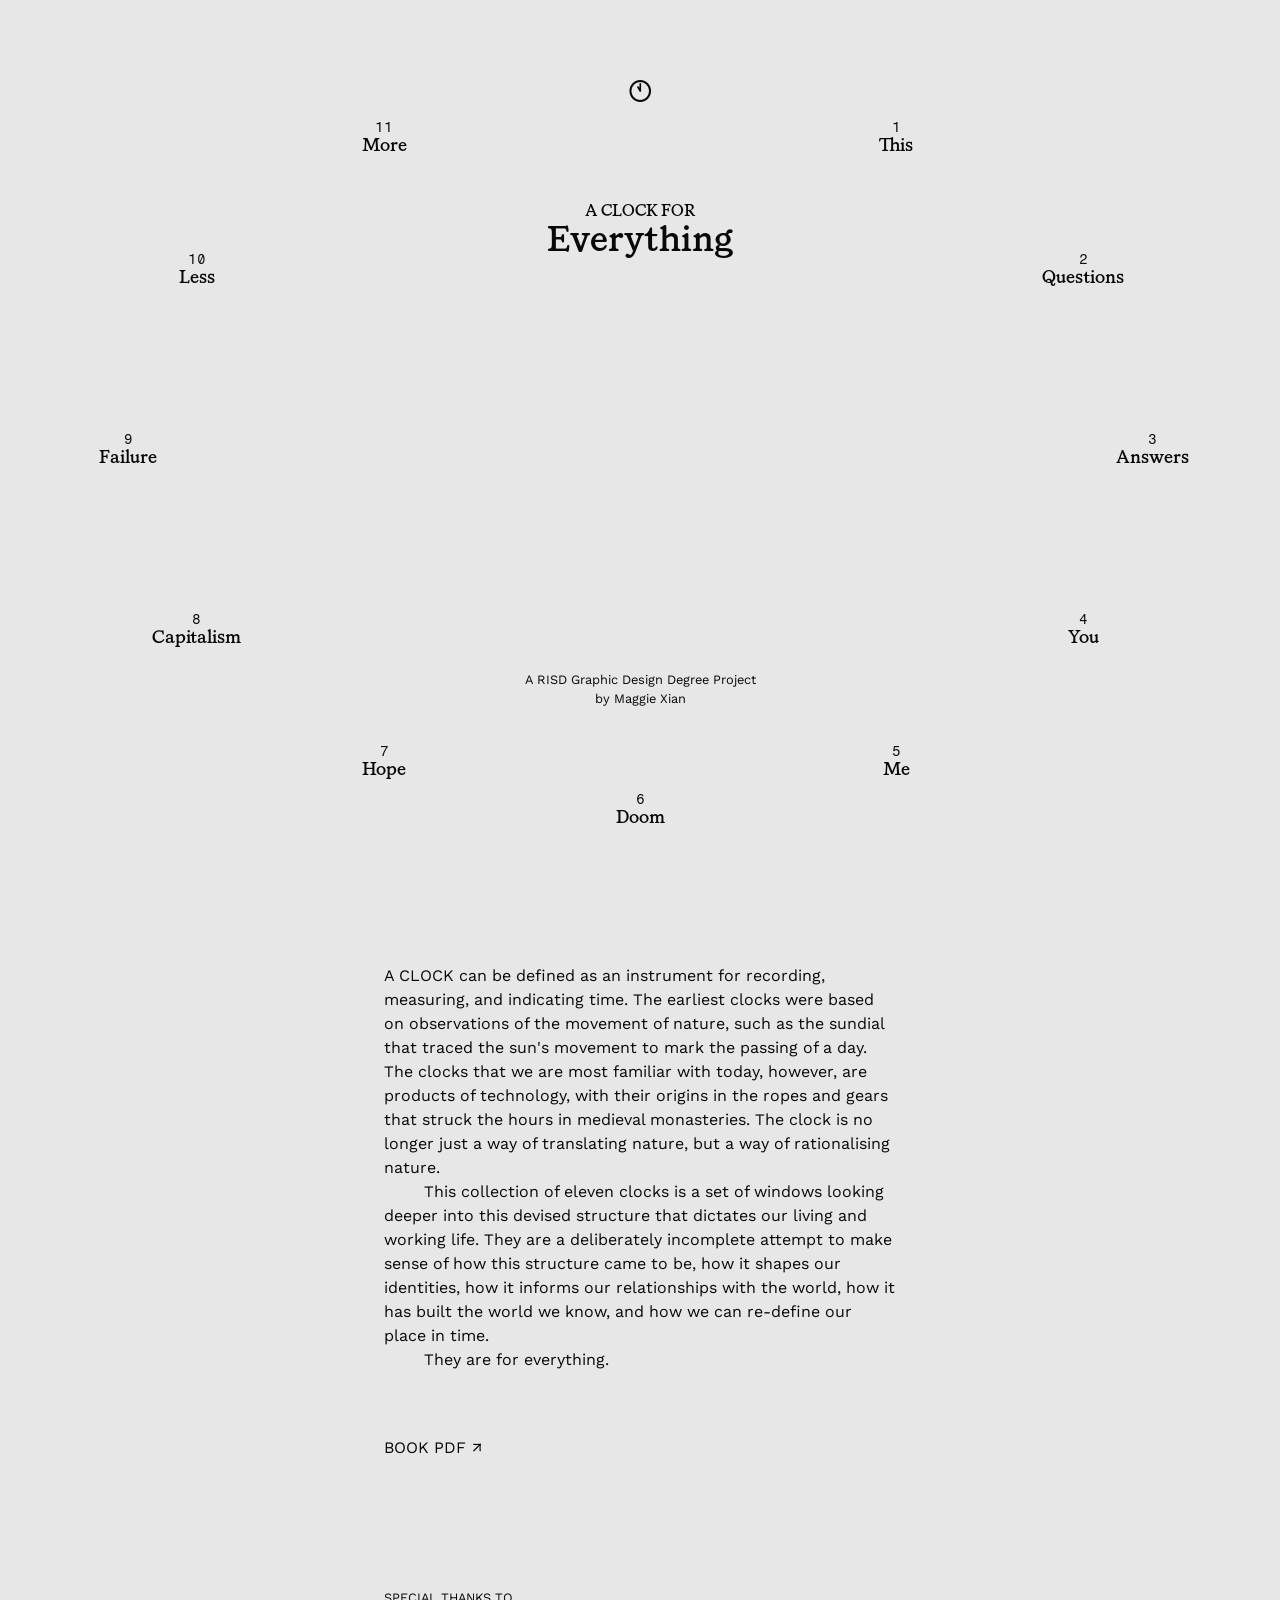
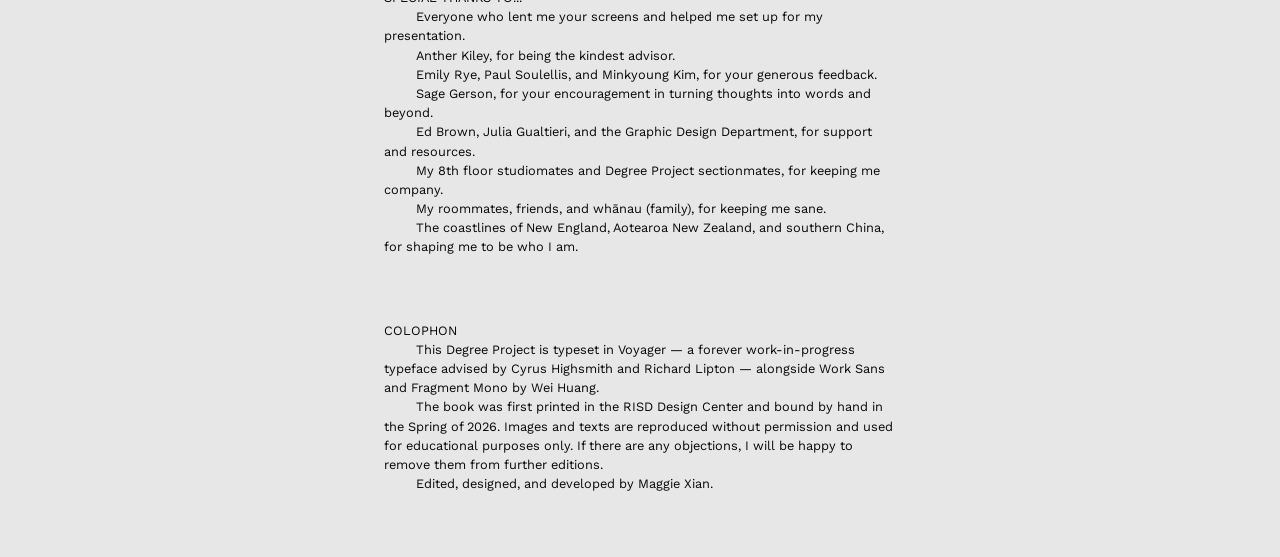
<file: index.html>
<!DOCTYPE html>
<html>
    <head>
        <meta charset="utf-8">
        <meta http-equiv="X-UA-Compatible" content="IE=edge">
        <title>A CLOCK FOR EVERYTHING</title>
        <link rel="icon" type="image/x-icon" href="images/favicon.png">
        <meta name="description" content="">
        <meta name="viewport" content="width=device-width, initial-scale=1">
        <link rel="stylesheet" href="styles.css">
        <link rel="preconnect" href="https://fonts.googleapis.com">
        <link rel="preconnect" href="https://fonts.gstatic.com" crossorigin>
        <link href="https://fonts.googleapis.com/css2?family=Fragment+Mono:ital@0;1&family=Work+Sans:ital,wght@0,100..900;1,100..900&display=swap" rel="stylesheet">
    </head>
    <body>
        <div class="title-wrapper">
            <h1 class="display center-align"><span class="small-caps">A Clock for</span><br>Everything</h1>
            <figcaption class="sans small">A&nbsp;RISD Graphic&nbsp;Design <wbr>Degree&nbsp;Project<br>by&nbsp;Maggie&nbsp;Xian</figcaption>
        </div>
        <ul class="index-wrapper">
            <li class="index-item center-align">
                <h2 class="display center-align" style="font-size: 1.5rem;">🕚</h2>
            </li>
            <li class="index-item center-align">
                <a href="https://mxian.work/this" target="_blank">
                    <p class="index-number mono">1</p>
                    <h2 class="index-title display">This</h2>
                </a>
            </li>
            <li class="index-item center-align">
                <a href="https://mxian.work/calendar" target="_blank">
                    <p class="index-number mono">2</p>
                    <h2 class="index-title display">Questions</h2>
                </a>
            </li>
            <li class="index-item center-align">
                <a href="https://mxian.work/chance" target="_blank">
                    <p class="index-number mono">3</p>
                    <h2 class="index-title display">Answers</h2>
                </a>
            </li>
            <li class="index-item center-align">
                <a href="https://mxian.work/to-exist" target="_blank">
                    <p class="index-number mono">4</p>
                    <h2 class="index-title display">You</h2>
                </a>
            </li>
            <li class="index-item center-align">
                <a href="https://mxian.work/date-painting" target="_blank">
                    <p class="index-number mono">5</p>
                    <h2 class="index-title display">Me</h2>
                </a>
            </li>
            <li class="index-item center-align">
                <a href="https://mxian.work/85-seconds" target="_blank">
                    <p class="index-number mono">6</p>
                    <h2 class="index-title display">Doom</h2>
                </a>
            </li>
            <li class="index-item center-align">
                <a href="https://mxian.work/untitled" target="_blank">
                    <p class="index-number mono">7</p>
                    <h2 class="index-title display">Hope</h2>
                </a>
            </li>
            <li class="index-item center-align">
                <a href="https://mxian.work/capitalism/" target="_blank">
                    <p class="index-number mono">8</p>
                    <h2 class="index-title display">Capitalism</h2>
                </a>
            </li>
            <li class="index-item center-align">
                <a href="https://mxian.work/failure" target="_blank">
                    <p class="index-number mono">9</p>
                    <h2 class="index-title display">Failure</h2>
                </a>
            </li>
            <li class="index-item center-align">
                <a href="https://mxian.work/sundial" target="_blank">
                    <p class="index-number mono">10</p>
                    <h2 class="index-title display">Less</h2>
                </a>
            </li>
            <li class="index-item center-align">
                <a href="https://mxian.work/proposals" target="_blank">
                    <p class="index-number mono">11</p>
                    <h2 class="index-title display">More</h2>
                </a>
            </li>
        </ul>
        <div class="img-wrapper">
            <img src="images/1.png" width="100%"/>
        </div>
        <div class="statement-wrapper">
            <p class="sans statement">
                A CLOCK can be defined as an instrument for recording, measuring, and indicating time. The earliest clocks were based on observations of the movement of nature, such as the sundial that traced the sun's movement to mark the passing of a day. The clocks that we are most familiar with today, however, are products of technology, with their origins in the ropes and gears that struck the hours in medieval monasteries. The clock is no longer just a way of translating nature, but a way of rationalising nature.
	            <br>&nbsp;&nbsp;&nbsp;&nbsp;&nbsp;&nbsp;&nbsp;&nbsp;This collection of eleven clocks is a set of windows looking deeper into this devised structure that dictates our living and working life. They are a deliberately incomplete attempt to make sense of how this structure came to be, how it shapes our identities, how it informs our relationships with the world, how it has built the world we know, and how we can re-define our place in time.
	            <br>&nbsp;&nbsp;&nbsp;&nbsp;&nbsp;&nbsp;&nbsp;&nbsp;They are for everything.
            </p>
            <p class="sans statement"><a href="https://drive.google.com/file/d/1tVmjP9tzJ1fpk8V39qnB1iHrulrwMbGr/view?usp=sharing" target="_blank">BOOK PDF ↗︎</a></p>
        </div>
        <div class="credits-wrapper" id="credits">
            <p class="sans small credits">
                SPECIAL THANKS TO...
                <br>&nbsp;&nbsp;&nbsp;&nbsp;&nbsp;&nbsp;&nbsp;&nbsp;Everyone who lent me your screens and helped me set up for my presentation.
                <br>&nbsp;&nbsp;&nbsp;&nbsp;&nbsp;&nbsp;&nbsp;&nbsp;Anther Kiley, for being the kindest advisor.
                <br>&nbsp;&nbsp;&nbsp;&nbsp;&nbsp;&nbsp;&nbsp;&nbsp;Emily Rye, Paul Soulellis, and Minkyoung Kim, for your generous feedback.
                <br>&nbsp;&nbsp;&nbsp;&nbsp;&nbsp;&nbsp;&nbsp;&nbsp;Sage Gerson, for your encouragement in turning thoughts into words and beyond.
                <br>&nbsp;&nbsp;&nbsp;&nbsp;&nbsp;&nbsp;&nbsp;&nbsp;Ed Brown, Julia Gualtieri, and the Graphic Design Department, for support and resources.
                <br>&nbsp;&nbsp;&nbsp;&nbsp;&nbsp;&nbsp;&nbsp;&nbsp;My 8th floor studiomates and Degree Project sectionmates, for keeping me company.
                <br>&nbsp;&nbsp;&nbsp;&nbsp;&nbsp;&nbsp;&nbsp;&nbsp;My roommates, friends, and whānau (family), for keeping me sane.
                <br>&nbsp;&nbsp;&nbsp;&nbsp;&nbsp;&nbsp;&nbsp;&nbsp;The coastlines of New England, Aotearoa New Zealand, and southern China, for shaping me to be who I am.
            </p>
            <p class="sans small credits">
                COLOPHON
                <br>&nbsp;&nbsp;&nbsp;&nbsp;&nbsp;&nbsp;&nbsp;&nbsp;This Degree Project is typeset in Voyager — a forever work-in-progress typeface advised by Cyrus Highsmith and Richard Lipton — alongside Work Sans and Fragment Mono by Wei Huang.
                <br>&nbsp;&nbsp;&nbsp;&nbsp;&nbsp;&nbsp;&nbsp;&nbsp;The book was first printed in the RISD Design Center and bound by hand in the Spring of 2026. Images and texts are reproduced without permission and used for educational purposes only. If there are any objections, I will be happy to remove them from further editions.
                <br>&nbsp;&nbsp;&nbsp;&nbsp;&nbsp;&nbsp;&nbsp;&nbsp;Edited, designed, and developed by Maggie Xian.
            </p>
        </div>
        <script src="script.js" async defer></script>
        <script src="images.js" async defer></script>
    </body> 
</html>
</file>
<file: styles.css>
* {
    padding: 0;
    margin: 0;
    box-sizing: border-box;
    scroll-behavior: smooth;
}

:root {
    --background: #E7E7E7;
    --text-primary: #080808;
    --text-secondary: #888888;
    --text-tertiary: #AFAFAF;
}

@font-face {
    font-family: "Voyager";
    src: url('Voyager-Regular.otf') format('opentype');
}

body {
    background-color: var(--background);
}

.display {
    font-family: "Voyager", "Times New Roman", serif;
}

.sans {
    font-family: "Work Sans";
    line-height: 150%;
}

h1, h2 {
    font-weight: 300;
}

h1 {
    font-size: 2.2rem;
    line-height: 85%;
}

h2 {
    font-size: 1.1rem;
}

a {
    text-decoration: none;
    color: var(--text-primary);
}

a:hover {
    color: var(--text-secondary);
}

.img-wrapper {
    width: 100%;
    height: 100vh;
    height: calc(var(--vh, 1vh) * 100);
    display: flex;
    align-items: center;
    justify-content: center;
    position: absolute;
    top: 0;
    visibility: hidden;
    opacity: 0;
    transition: 0.3s ease;
    z-index: 101;
    pointer-events: none;
}

.img-wrapper_active {
    visibility: visible;
    opacity: 1;
}

img {
    width: 15%;
    box-shadow: 0 0 20px rgba(0, 0, 0, 30%);
}

ul {
    list-style-type: none;
}

.mono, sup {
    font-family: "Fragment Mono", monospace;
    font-weight: 400;
    font-style: normal;
}

.center-align {
    text-align: center;
}

.small-caps {
    font-size: 1rem;
    letter-spacing: 10%;
}

figcaption {
    text-align: center;
}

.small {
    font-size: 0.8rem;
}

.selected {
    color: var(--text-secondary);
}

nav {
    position: absolute;
    top: 0;
    padding: 1rem;
    right: 0;
}

nav, .statement {
    font-size: 1rem;
}

.credits, .statement {
    width: 40%;
    max-width: 1000px;
    padding-bottom: 4rem;
}

.title-wrapper, .statement-wrapper, .credits-wrapper {
    display: flex;
    flex-direction: column;
    align-items: center;
    color: var(--text-primary);
}

.title-wrapper {
    height: 100vh;
    height: calc(var(--vh, 1vh) * 100);
    justify-content: space-between;
    padding: 12rem 6rem;
}

.statement-wrapper, .credits-wrapper {
    padding-top: 4rem;
}

.index-item {
    color: var(--text-primary);
    position: absolute;
    transform: translate(-50%, -50%);
    z-index: 100;
    font-size: 0.875rem;
    padding: 1rem;
}

@media(max-width: 800px) {

    h1 {
        font-size: calc(0.8*2.2rem);
        line-height: 85%;
    }

    h2 {
        font-size: calc(0.8*1.1rem);
    }

    .small-caps, .index-number {
        font-size: 0.8rem;
    }

    .title-wrapper {
        padding: 10rem 6rem;
    }


    img {
        width: 30%;
    }

    .credits, .statement {
        width: 85%;
    }

}

@media (max-height: 600px) {

    .title-wrapper {
        padding: 6rem 6rem;
    }

    img {
        width: 20%;
    }

}
</file>
